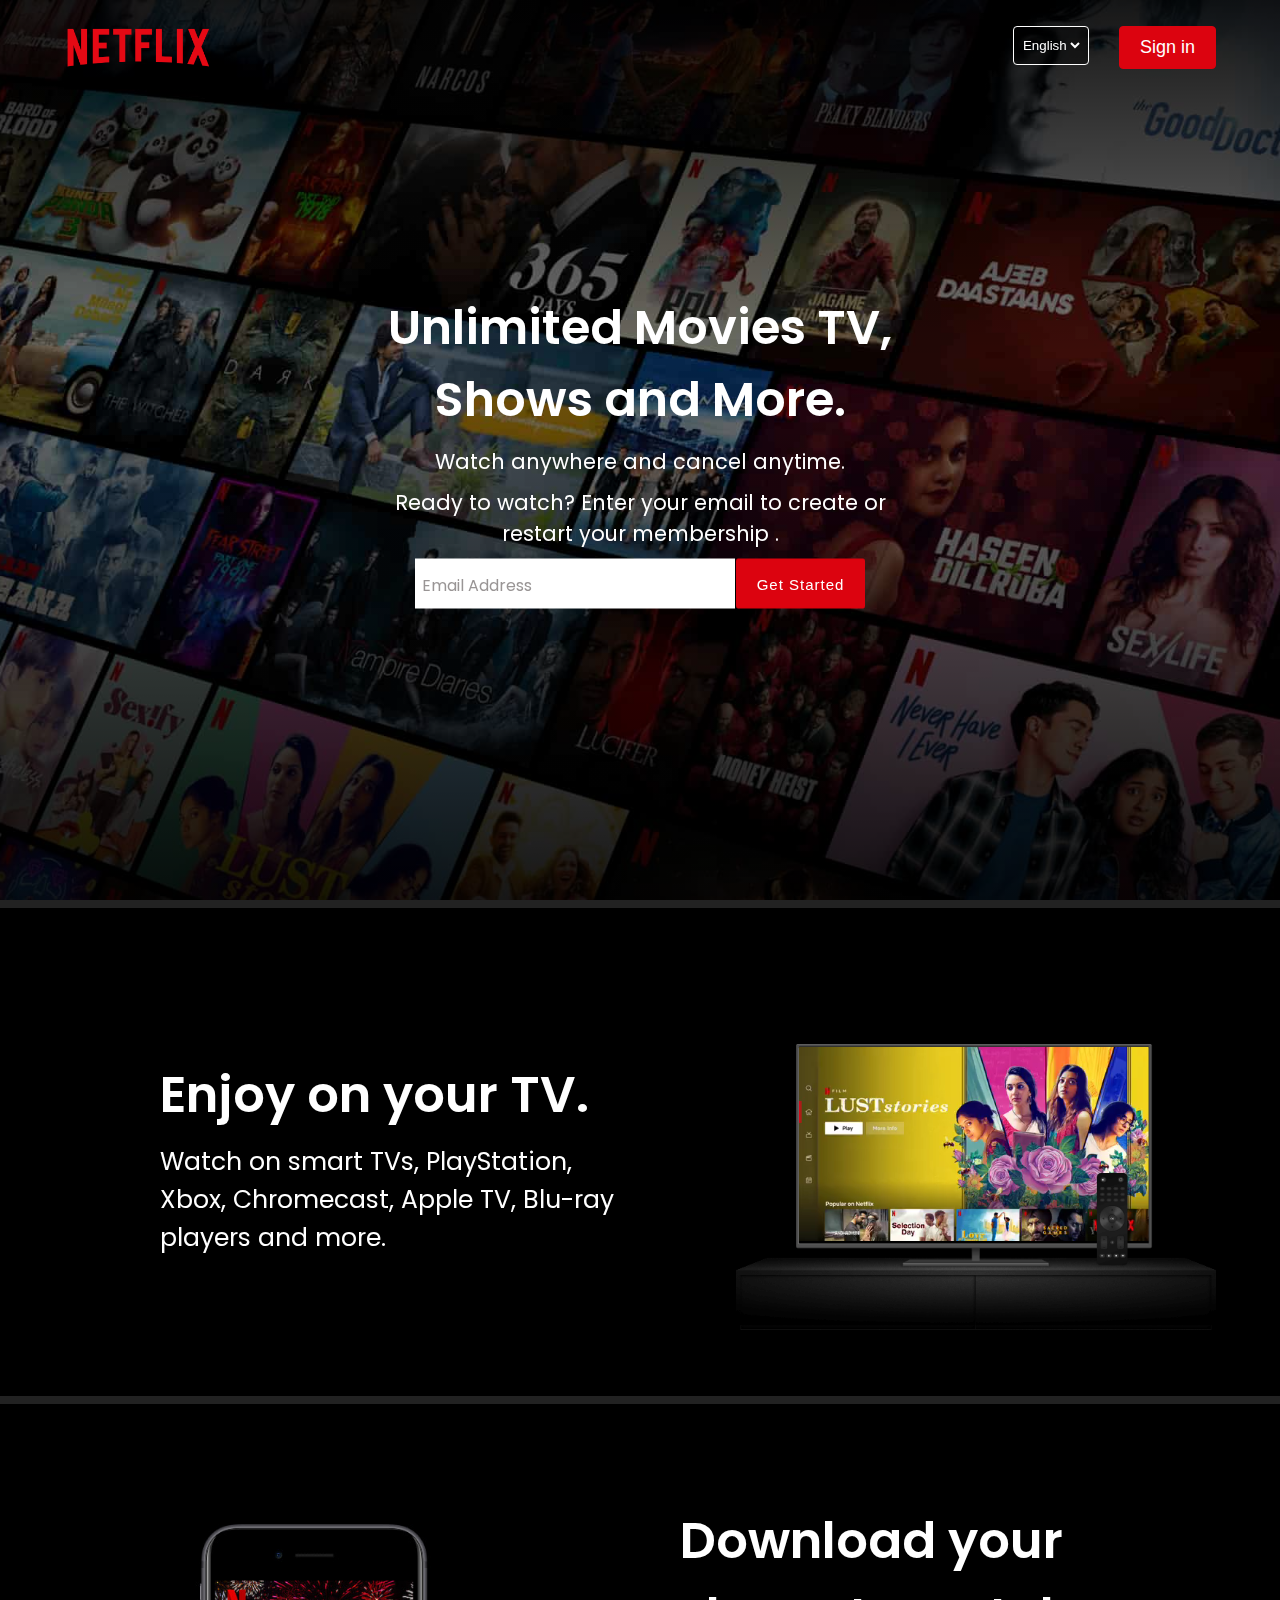
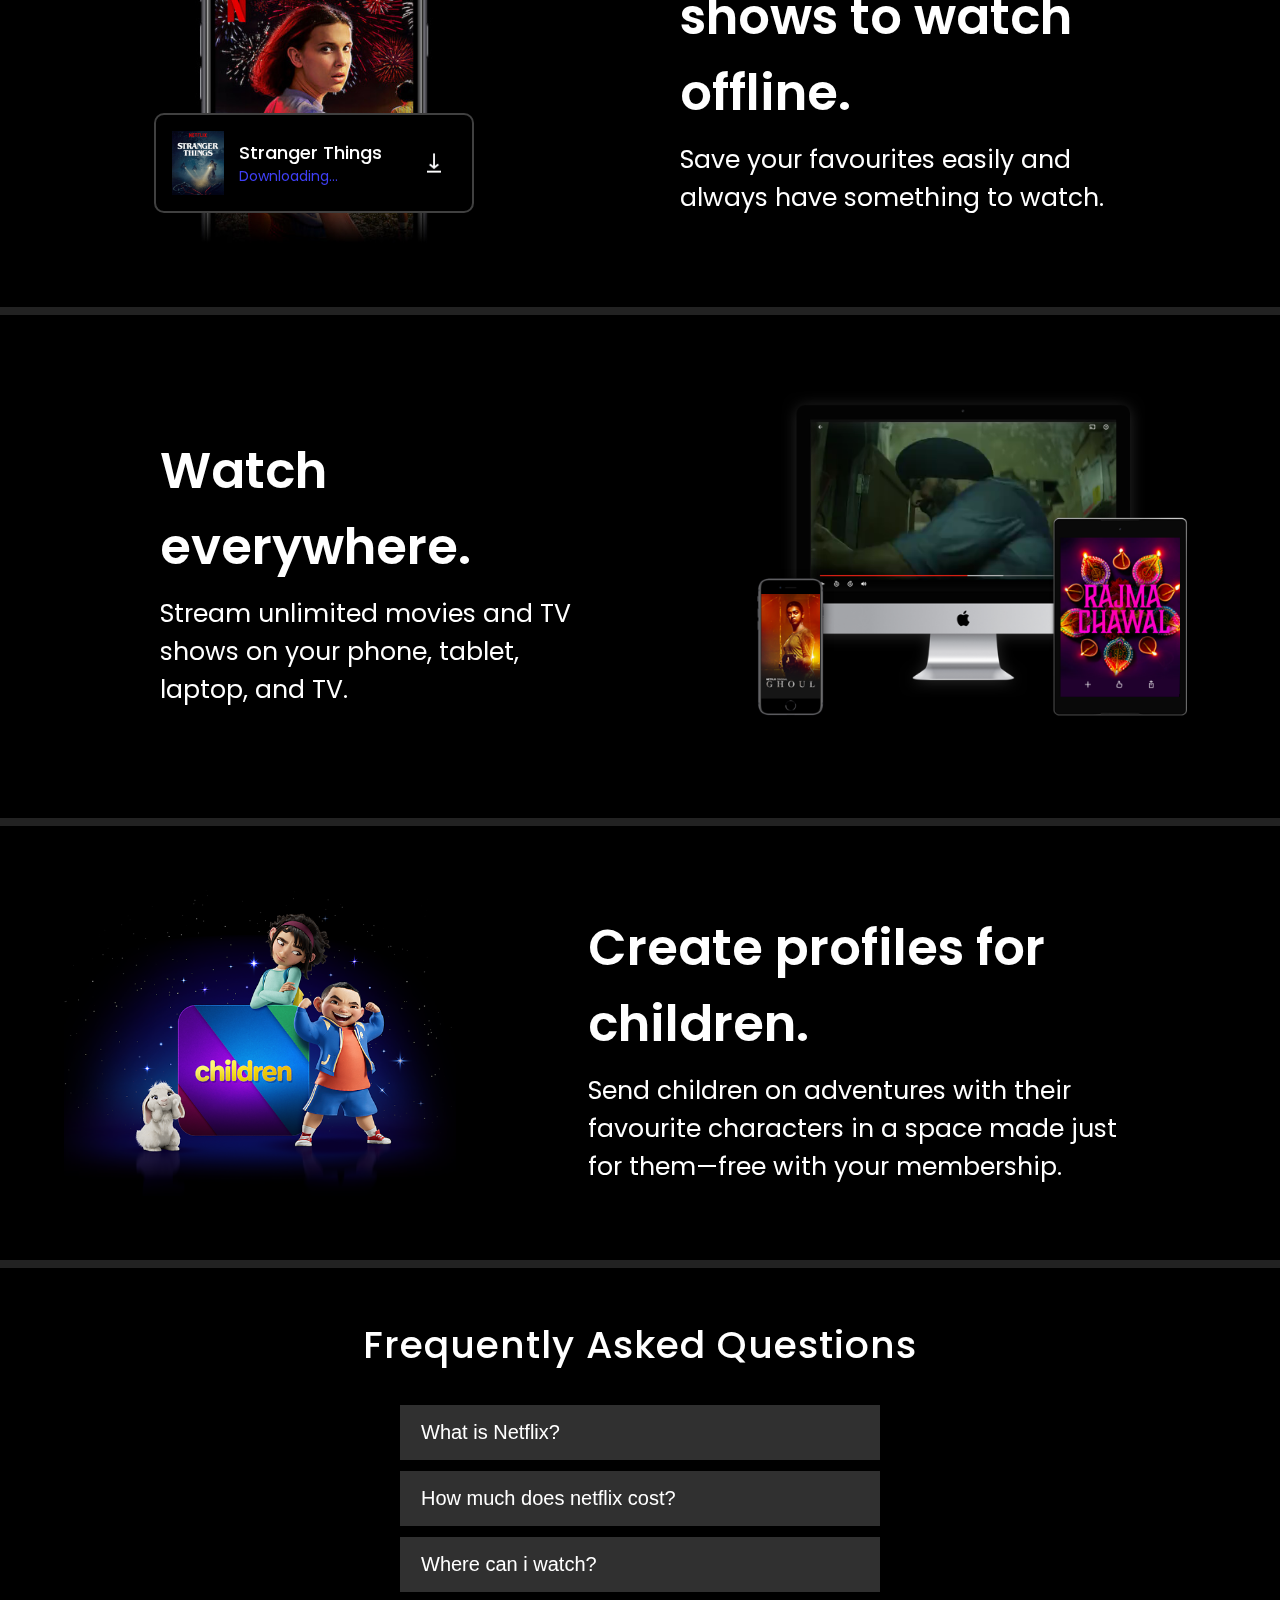
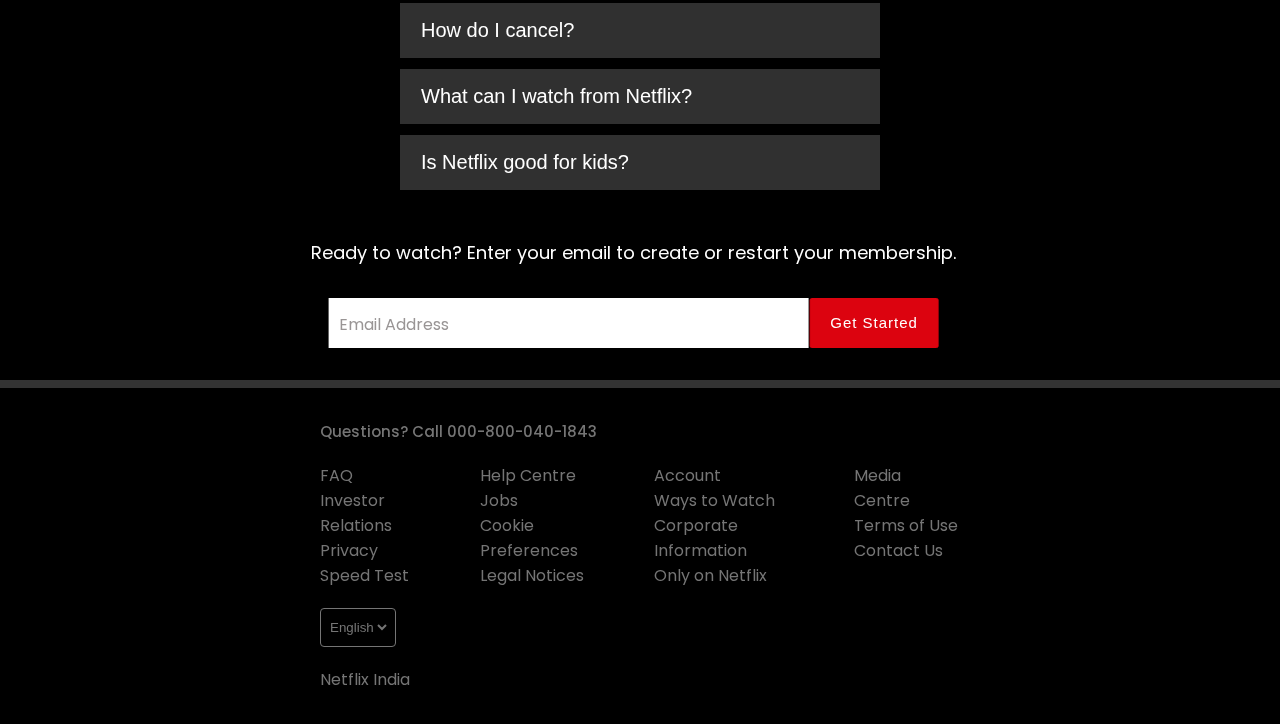
<file: index.html>
<html>
  <head>
    <meta name="description" content="Hello this is my first web page!." />
    <meta name="viewport" content="width=device-width, initial-scale=1.0" />
    <link rel="stylesheet" href="styles.css" />

    <link rel="preconnect" href="https://fonts.googleapis.com" />
    <link rel="preconnect" href="https://fonts.gstatic.com" crossorigin />
    <link
      href="https://fonts.googleapis.com/css2?family=Poppins:ital,wght@0,100;0,200;0,300;0,400;0,500;0,600;0,700;0,800;0,900;1,100;1,200;1,300;1,400;1,500;1,600;1,700;1,800;1,900&display=swap"
      rel="stylesheet"
    />
    <title>Netflix India - Watch TV Shows Online, Watch Movies Online</title>
    <link
      rel="icon"
      href="images/netflixlogo_.png"
    />
  </head>
  <body>
    <header>
      <nav class="navbar">
        <div class="navbar__brand">
          <img
            src="images/netflixlogo.png"
            alt="logo"
            class="brand__logo"
          />
        </div>

        <div class="navbar__nav__items">
          <div class="nav__item">
            <div class="dropdown__container">
              <i class="fas fa-globe"></i>
              <select
                name="languages"
                id="languagesSelect"
                class="language__drop__down"
              >
                <option value="english" selected style="color: white;">English</option>
                <option value="hindi" style="color: white;">हिन्दी</option>
                <option value="marathi" style="color: white;">मराठी</option>
              </select>
            </div>
          </div>

          <div class="nav__item">

            <a href="signin.html"><button class="signin__button" >Sign in</button></a>
          </div>
        </div>
      </nav>
    </header>

    <main>
      <section class="hero">
        <div class="hero__bg__image__container">
          <img
            src="images/backgroundimage.jpg"
            alt="BG hero image"
            class="hero__bg__image"
          />
        </div>
        <div class="hero__bg__overlay"></div>

        <div class="hero__card">
          <h1 class="hero__title">
            Unlimited Movies TV,<br />
            Shows and More.
          </h1>
          <p class="hero__subtitle">Watch anywhere and cancel anytime.</p>
          <p class="hero__description">
            Ready to watch? Enter your email to create or restart your
            membership .
          </p>

          <div class="email__form__container">
            <div class="form__container">
              <input type="email" class="email__input" placeholder=" " />
              <label class="email__label">Email Address</label>
            </div>
            <button class="primary__button">
              Get Started <i class="fal fa-chevron-right"></i>
            </button>
          </div>
        </div>
      </section>
      <section class="features__container">
        <!-- Feature 1 -->
        <div class="feature">
          <div class="feature__details">
            <h3 class="feature__title">Enjoy on your TV.</h3>
            <h5 class="feature__sub__title">
              Watch on smart TVs, PlayStation, Xbox, Chromecast, Apple TV,
              Blu-ray players and more.
            </h5>
          </div>
          <div class="feature__image__container">
            <img
              src="images/tv.png"
              alt="Feature image"
              class="feature__image"
            />
            <div class="feature__backgroud__video__container">
              <video
                autoplay=""
                loop=""
                muted=""
                class="feature__backgroud__video"
              >
                <source
                  src="videos/video1.m4v"
                  type="video/mp4"
                />
              </video>
            </div>
          </div>
        </div>
        <!-- Feature 2 -->
        <div class="feature">
          <div class="feature__details">
            <h3 class="feature__title">
              Download your shows to watch offline.
            </h3>
            <h5 class="feature__sub__title">
              Save your favourites easily and always have something to watch.
            </h5>
          </div>
          <div class="feature__image__container">
            <img
              src="images/image2.jpg"
              alt="Feature image"
              class="feature__image"
            />
            <div class="feature__2__poster__container">
              <div class="poster__container">
                <img
                  src="images/strangerthings.png"
                  alt="poster"
                  class="poster"
                />
              </div>
              <div class="poster__details">
                <h4>Stranger Things</h4>
                <h6>Downloading...</h6>
              </div>
              <div class="download__gif__container">
                <img
                  src="images/downloadicon.gif"
                  alt="downloading gif"
                  class="gif"
                />
              </div>
            </div>
          </div>
        </div>
        <!-- Feature 3 -->
        <div class="feature">
          <div class="feature__details">
            <h3 class="feature__title">Watch everywhere.</h3>
            <h5 class="feature__sub__title">
              Stream unlimited movies and TV shows on your phone, tablet,
              laptop, and TV.
            </h5>
          </div>
          <div class="feature__image__container feature__3__image__container">
            <img
              src="images/image3.png"
              alt="Feature image"
              class="feature__image feature__3__image"
            />
            <div
              class="feature__backgroud__video__container feature__3__backgroud__video__container"
            >
              <video
                autoplay=""
                loop=""
                muted=""
                class="feature__backgroud__video feature__3__backgroud__video"
              >
                <source
                  src="videos/video2.m4v"
                  type="video/mp4"
                />
              </video>
            </div>
          </div>
        </div>
        <!-- Feature 4 -->
        <div class="feature">
          <div class="feature__details">
            <h3 class="feature__title">Create profiles for children.</h3>
            <h5 class="feature__sub__title">
              Send children on adventures with their favourite characters in a
              space made just for them—free with your membership.
            </h5>
          </div>
          <div class="feature__image__container">
            <img
              src="images/childrenimage.png"
              alt="Feature image"
              class="feature__image"
            />
          </div>
        </div>
      </section>
      <section class="FAQ__list__container">
        <h1 class="FAQ__heading">Frequently Asked Questions</h1>
        <div class="FAQ__list">
          <div class="FAQ__accordian">
            <button class="FAQ__title">
              What is Netflix?<i class="fal fa-plus"></i>
            </button>
            <div class="FAQ__visible">
              <p>
                Netflix is a streaming service that offers a wide variety of
                award-winning TV shows, movies, anime, documentaries and more –
                on thousands of internet-connected devices.
              </p>
              <p>
                You can watch as much as you want, whenever you want, without a
                single ad – all for one low monthly price. There's always
                something new to discover, and new TV shows and movies are added
                every week!
              </p>
            </div>
          </div>
          <div class="FAQ__accordian">
            <button class="FAQ__title">
              How much does netflix cost?<i class="fal fa-plus"></i>
            </button>
            <div class="FAQ__visible">
              <p>
                Watch Netflix on your smartphone, tablet, Smart TV, laptop, or
                streaming device, all for one fixed monthly fee. Plans range
                from ₹ 199 to ₹ 799 a month. No extra costs, no contracts.
              </p>
            </div>
          </div>
          <div class="FAQ__accordian">
            <button class="FAQ__title">
              Where can i watch?<i class="fal fa-plus"></i>
            </button>
            <div class="FAQ__visible">
              <p>
                Watch anywhere, anytime, on an unlimited number of devices. Sign
                in with your Netflix account to watch instantly on the web at
                netflix.com from your personal computer or on any
                internet-connected device that offers the Netflix app, including
                smart TVs, smartphones, tablets, streaming media players and
                game consoles.
              </p>
              <p>
                You can also download your favourite shows with the iOS,
                Android, or Windows 10 app. Use downloads to watch while you're
                on the go and without an internet connection. Take Netflix with
                you anywhere.
              </p>
            </div>
          </div>
          <div class="FAQ__accordian">
            <button class="FAQ__title">
              How do I cancel?<i class="fal fa-plus"></i>
            </button>
            <div class="FAQ__visible">
              <p>
                Netflix is flexible. There are no annoying contracts and no
                commitments. You can easily cancel your account online in two
                clicks. There are no cancellation fees – start or stop your
                account anytime.
              </p>
            </div>
          </div>
          <div class="FAQ__accordian">
            <button class="FAQ__title">
              What can I watch from Netflix?<i class="fal fa-plus"></i>
            </button>
            <div class="FAQ__visible">
              <p>
                Netflix has an extensive library of feature films,
                documentaries, TV shows, anime, award-winning Netflix originals,
                and more. Watch as much as you want, anytime you want.
              </p>
            </div>
          </div>
          <div class="FAQ__accordian">
            <button class="FAQ__title">
              Is Netflix good for kids?<i class="fal fa-plus"></i>
            </button>
            <div class="FAQ__visible">
              <p>
                The Netflix Kids experience is included in your membership to
                give parents control while kids enjoy family-friendly TV shows
                and films in their own space.
              </p>
              <p>
                Kids profiles come with PIN-protected parental controls that let
                you restrict the maturity rating of content kids can watch and
                block specific titles you don’t want kids to see.
              </p>
            </div>
          </div>
        </div>
        <div class="FAQ__get__started__email">
          <h3>
            Ready to watch? Enter your email to create or restart your
            membership.
          </h3>
          <div class="email__form__container">
            <div class="form__container">
              <input type="email" class="email__input" placeholder=" " />
              <label class="email__label">Email Address</label>
            </div>
            <button class="primary__button">
              Get Started <i class="fal fa-chevron-right"></i>
            </button>
          </div>
        </div>
      </section>
    </main>

    <footer>
      <div class="footer__row__1">
        <h4>Questions? Call 000-800-040-1843</h4>
      </div>
      <div class="footer__row__2">
        <div class="column__1">
          <p>FAQ</p>
          <p>Investor Relations</p>
          <p>Privacy</p>
          <p>Speed Test</p>
        </div>
        <div class="column__2">
          <p>Help Centre</p>
          <p>Jobs</p>
          <p>Cookie Preferences</p>
          <p>Legal Notices</p>
        </div>
        <div class="column__3">
          <p>Account</p>
          <p>Ways to Watch</p>
          <p>Corporate Information</p>
          <p>Only on Netflix</p>
        </div>
        <div class="column__4">
          <p>Media Centre</p>
          <p>Terms of Use</p>
          <p>Contact Us</p>
        </div>
      </div>
      <div class="footer__row__3">
        <div class="dropdown__container">
          <i class="fas fa-globe"></i>
          <select
            name="languages"
            id="languagesSelect"
            class="language__drop__down"
          >
            <option value="english" selected>English</option>
            <option value="hindi">हिन्दी</option>
          </select>
        </div>
      </div>
      <div class="footer__row__4">
        <p>Netflix India</p>
      </div>
    </footer>

    <script src="index.js"></script>
  </body>
</html>
</file>
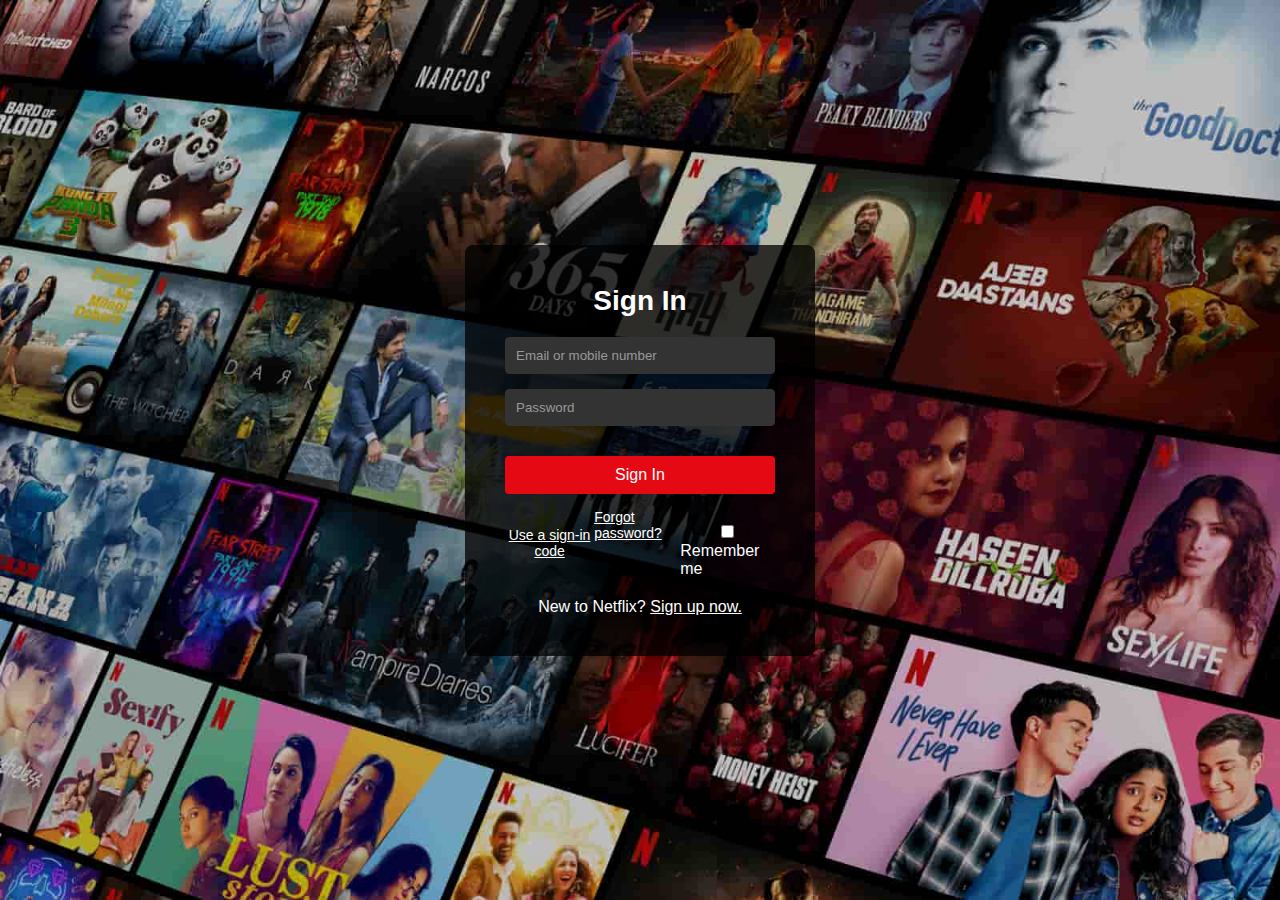
<file: signin.html>
<!DOCTYPE html>
<html lang="en">
<head>
    <meta charset="UTF-8">
    <meta name="viewport" content="width=device-width, initial-scale=1.0">
    <title>Sign In</title>
    <link rel="stylesheet" href="style2.css">
</head>
<body>
    <div class="background-container">
        <div class="sign-in-box">
            <h1>Sign In</h1>
            <form action="#" id="login-form">
                <div class="input-group">
                    <input type="text" id="email" placeholder="Email or mobile number" required>
                    <span id="email-error" class="error-message">Please enter a valid email address or phone number.</span>
                </div>
                <div class="input-group">
                    <input type="password" id="password" placeholder="Password" required>
                </div>
                <button type="submit" class="sign-in-button">Sign In</button>
            </form>
            <div class="alt-options">
                <button class="sign-in-code">Use a sign-in code</button>
                <a href="#" class="forgot-password">Forgot password?</a>
                <label class="remember-me">
                    <input type="checkbox"> Remember me
                </label>
            </div>
            <div class="signup">
                <p>New to Netflix? <a href="#">Sign up now.</a></p>
            </div>
        </div>
    </div>
</body>
</html>
</file>
<file: styles.css>
* {
  margin: 0;
  padding: 0;
  box-sizing: border-box;
}

body {
  background-color: black;
  color: white;
  font-family: "Poppins", sans-serif;
}

.navbar {
  position: absolute;
  top: 0;
  width: 100%;
  display: flex;
  justify-content: space-between;
  padding: 3% 5%;
  z-index: 10;
}

.navbar__brand {
  width: 100px;
  height: 100%;
}

.brand__logo {
  width: 100%;
  height: 100%;
}

.language__drop__down {
  background: transparent;
  border: none;
  color: white;
}

.language__drop__down:focus {
  outline: none;
}

.language__drop__down option {
  background-color: black;
}

.dropdown__container {
  border: 1px solid white;
  padding: 0.4rem;
  border-radius: 4px;
  background: rgba(0, 0, 0, 0.4);
}

.signin__button {
  background-color: #dc030f;
  border: 1px solid #dc030f;
  color: white;
  padding: 0.25rem 0.5rem;
  border-radius: 4px;
}

.navbar__nav__items {
  display: flex;
  gap: 10px;
}

.hero__bg__image__container {
  width: 100%;
  height: 80vh;
}

.hero__bg__image {
  width: 100%;
  height: 100%;
  object-fit: cover;
}

.hero__bg__overlay {
  position: absolute;
  inset: 0;
  width: 100%;
  height: 80vh;
  background: rgba(0, 0, 0, 0.4);
  background-image: linear-gradient(
    to top,
    rgba(0, 0, 0, 0.8) 0,
    rgba(0, 0, 0, 0) 60%,
    rgba(0, 0, 0, 0.8) 100%
  );
}

.hero__card {
  position: absolute;
  top: 20%;
  text-align: center;
  display: flex;
  flex-direction: column;
  gap: 10px;
}

.hero__title {
  font-weight: 600;
  font-size: 2rem;
}

.hero__subtitle,
.hero__description {
  font-weight: 400;
  font-size: 1rem;
}

.hero__description {
  margin: 0 50px;
}

.email__input {
  border: none;
  background: transparent;
  width: 100%;
  height: 100%;
  padding-left: 7px;
}
.email__label {
  color: black;
  position: absolute;
  top: 28%;
  left: 2%;
  color: rgb(153, 149, 149);
  transition: 0.5s;
}

.email__form__container {
  display: flex;
  flex-direction: column;
  justify-content: center;
  align-items: center;
  gap: 15px;
}

.form__container {
  background-color: white;
  width: 90%;
  height: 50px;
  position: relative;
}

.email__input:focus + .email__label {
  top: 0.2rem;
  font-size: 10px;
}

.email__input:not(:placeholder-shown).email__input:not(:focus) + .email__label {
  top: 0.2rem;
  font-size: 10px;
}

.email__input:focus-visible {
  outline: none;
}

.primary__button {
  background-color: #dc030f;
  border: 1px solid #dc030f;
  color: white;
  padding: 0.8rem 1.2rem;
  border-radius: 2px;
  font-size: 15px;
  letter-spacing: 1px;
}

.feature {
  border-top: 8px solid #222;
  padding: 2rem 1rem;
}

.feature__details {
  text-align: center;
}

.feature__title {
  font-size: 25px;
  font-weight: 600;
  margin: 10px 0;
}

.feature__sub__title {
  font-size: 15px;
  font-weight: 400;
}

.feature__image__container {
  width: 100%;
  position: relative;
}
.feature__image {
  width: 100%;
}

.feature__backgroud__video__container {
  position: absolute;
  width: 100%;
  top: 20%;
  left: 13%;
  height: 100%;
  max-width: 73%;
  max-height: 54%;
  z-index: -2;
}

.feature__backgroud__video {
  width: 100%;
}

.feature__2__poster__container {
  position: absolute;
  bottom: 8%;
  left: 50%;
  transform: translateX(-50%);
  width: 100%;
  max-width: 16em;
  display: flex;
  align-items: center;
  background-color: black;
  border: 2px solid rgba(255, 255, 255, 0.25);
  border-radius: 10px;
  height: 60px;
  padding: 0.25rem 0.6rem;
  gap: 15px;
}

.poster__container {
  width: 20%;
}

.poster {
  width: 100%;
  height: 100%;
}
.poster__details {
  width: 60%;
}
.poster__details > h4 {
  font-size: 13px;
  font-weight: 500;
}
.poster__details > h6 {
  font-size: 12px;
  font-weight: 400;
  color: rgb(63, 63, 246);
}

.download__gif__container {
  width: 20%;
  height: 100%;
}
.gif {
  width: 100%;
  height: 100%;
}

.feature__3__backgroud__video__container {
  max-width: 63%;
  max-height: 47%;
  z-index: -2;
  top: 9%;
  left: 19%;
}

.FAQ__accordian {
  width: 100%;
}
.FAQ__title {
  width: 100%;
  display: flex;
  justify-content: space-between;
  padding: 15px 20px;
  font-size: 18px;
  background-color: #303030;
  border: 1px solid #303030;
  color: white;
}

.FAQ__visible {
  background-color: #303030;
  border-top: 1px solid black;
  max-height: 0;
  overflow: hidden;
  transition: max-height 0.5s ease-in-out;
}

.FAQ__visible > p {
  margin: 1rem;
}
.FAQ__list__container {
  border-top: 8px solid #222;
  padding: 2rem 0;
}
.FAQ__heading {
  font-size: 20px;
  text-align: center;
  font-weight: 600;
  margin: 1rem 3rem;
}

.FAQ__list {
  display: flex;
  flex-direction: column;
  justify-content: center;
  align-items: center;
  gap: 10px;
}

.FAQ__get__started__email {
  text-align: center;
}

.FAQ__get__started__email > h3 {
  font-size: 18px;
  font-weight: 400;
  margin: 2rem 0;
}

footer {
  border-top: 8px solid #333;
  padding: 2rem 1rem;
  color: #757575;
  display: flex;
  flex-direction: column;
  gap: 20px;
}

.footer__row__2 {
  display: flex;
  flex-wrap: wrap;
  justify-content: space-around;
  gap: 20px;
}

.footer__row__1 > h4 {
  font-size: 15px;
  font-weight: 500;
}

.footer__row__3 > .dropdown__container {
  width: fit-content;
  border: 1px solid #757575;
  color: #757575;
}

.footer__row__3 > .dropdown__container > .language__drop__down {
  color: #757575;
}

@media (min-width: 768px) {
  .hero__bg__image__container {
    height: 100vh;
  }

  .hero__bg__overlay {
    height: 100vh;
  }
  .hero__card {
    top: 40%;
    left: 30%;
    transform: translate(-20%, -20%);
  }
  .hero__title {
    font-size: 3rem;
  }
  .hero__subtitle,
  .hero__description {
    font-size: 1.3rem;
  }

  .feature {
    padding: 4rem;
  }

  .feature__title {
    font-size: 35px;
  }

  .feature__sub__title {
    font-size: 20px;
  }
  .feature__2__poster__container {
    max-width: 26em;
    height: 85px;
  }
  .poster__container {
    width: 15%;
  }
  .download__gif__container {
    width: 3rem;
    height: 3rem;
  }

  .poster__details > h4 {
    font-size: 18px;
  }
  .poster__details > h6 {
    font-size: 14px;
  }
  .FAQ__title {
    font-size: 20px;
  }
  .FAQ__heading {
    font-size: 38px;
    font-weight: 500;
    letter-spacing: 1px;
  }
  .FAQ__list {
    padding: 1rem 5rem;
  }
  .FAQ__get__started__email {
    width: 75%;
    display: flex;
    flex-direction: column;
    justify-content: center;
    transform: translateX(15%);
  }
}

@media (min-width: 1024px) {
  .navbar {
    padding: 2% 5%;
  }

  .navbar__brand {
    width: 150px;
  }

  .signin__button {
    padding: 10px 20px;
    font-size: 18px;
  }
  .dropdown__container {
    padding: 10px 5px;
  }

  .navbar__nav__items {
    gap: 30px;
  }

  .hero__card {
    top: 50%;
    left: 50%;
    transform: translate(-50%, -50%);
  }

  .form__container {
    width: 50%;
  }
  .email__form__container {
    flex-direction: row;
    align-items: center;
    gap: 1px;
  }
  .primary__button {
    height: 50px;
  }

  .feature {
    display: flex;
    align-items: center;
    justify-content: space-between;
    gap: 20px;
  }

  .feature__details {
    text-align: left;
    padding: 0 6rem;
  }

  .feature__title {
    font-size: 50px;
  }

  .feature__sub__title {
    font-size: 25px;
  }

  .feature__image__container {
    max-width: 500px;
  }

  .feature:nth-child(even) {
    flex-direction: row-reverse;
  }

  .feature__2__poster__container {
    max-width: 20em;
    height: 100px;
    padding: 1rem;
  }
  .poster__container {
    width: 20%;
  }
  .FAQ__list {
    padding: 1rem 25rem;
  }
  .FAQ__get__started__email {
    transform: translateX(16%);
  }
  footer {
    padding: 2rem 20rem;
    justify-content: flex-start;
    text-align: left;
    align-items: flex-start;
  }

  .footer__row__2 {
    justify-content: space-between;
    align-items: flex-start;
    flex-wrap: nowrap;
  }

  .footer__row__1,
  .footer__row__3,
  .footer__row__4 {
    align-self: flex-start;
  }
}

@media (min-width: 1254px) {
}
</file>
<file: style2.css>
* {
    margin: 0;
    padding: 0;
    box-sizing: border-box;
}

body {
    font-family: Arial, sans-serif;
}

.background-container {
    background-image: url('images/backgroundimage.jpg');
    background-size: cover;
    background-position: center;
    height: 100vh;
    display: flex;
    justify-content: center;
    align-items: center;
}

.sign-in-box {
    background-color: rgba(0, 0, 0, 0.75);
    padding: 40px;
    border-radius: 8px;
    width: 350px;
    color: #fff;
}

h1 {
    text-align: center;
    margin-bottom: 20px;
    font-size: 28px;
}

.input-group {
    margin-bottom: 15px;
}

input {
    width: 100%;
    padding: 10px;
    border: 1px solid #333;
    border-radius: 4px;
    background-color: #333;
    color: #fff;
}

input::placeholder {
    color: #999;
}

.sign-in-button {
    width: 100%;
    padding: 10px;
    border: none;
    background-color: #e50914;
    color: white;
    font-size: 16px;
    cursor: pointer;
    border-radius: 4px;
    margin-top: 15px;
}

.sign-in-button:hover {
    background-color: #f6121d;
}

.error-message {
    display: none;
    color: #e50914;
    font-size: 12px;
}

.alt-options {
    display: flex;
    justify-content: space-between;
    margin-top: 15px;
}

.alt-options .sign-in-code, .forgot-password {
    background: none;
    border: none;
    color: #fff;
    cursor: pointer;
    font-size: 14px;
    text-decoration: underline;
}

.alt-options .forgot-password:hover, .alt-options .sign-in-code:hover {
    color: #f6121d;
}

.remember-me {
    display: block;
    margin-top: 15px;
}

.signup {
    text-align: center;
    margin-top: 20px;
}

.signup a {
    color: #fff;
    text-decoration: underline;
}

.signup a:hover {
    color: #f6121d;
}
</file>
